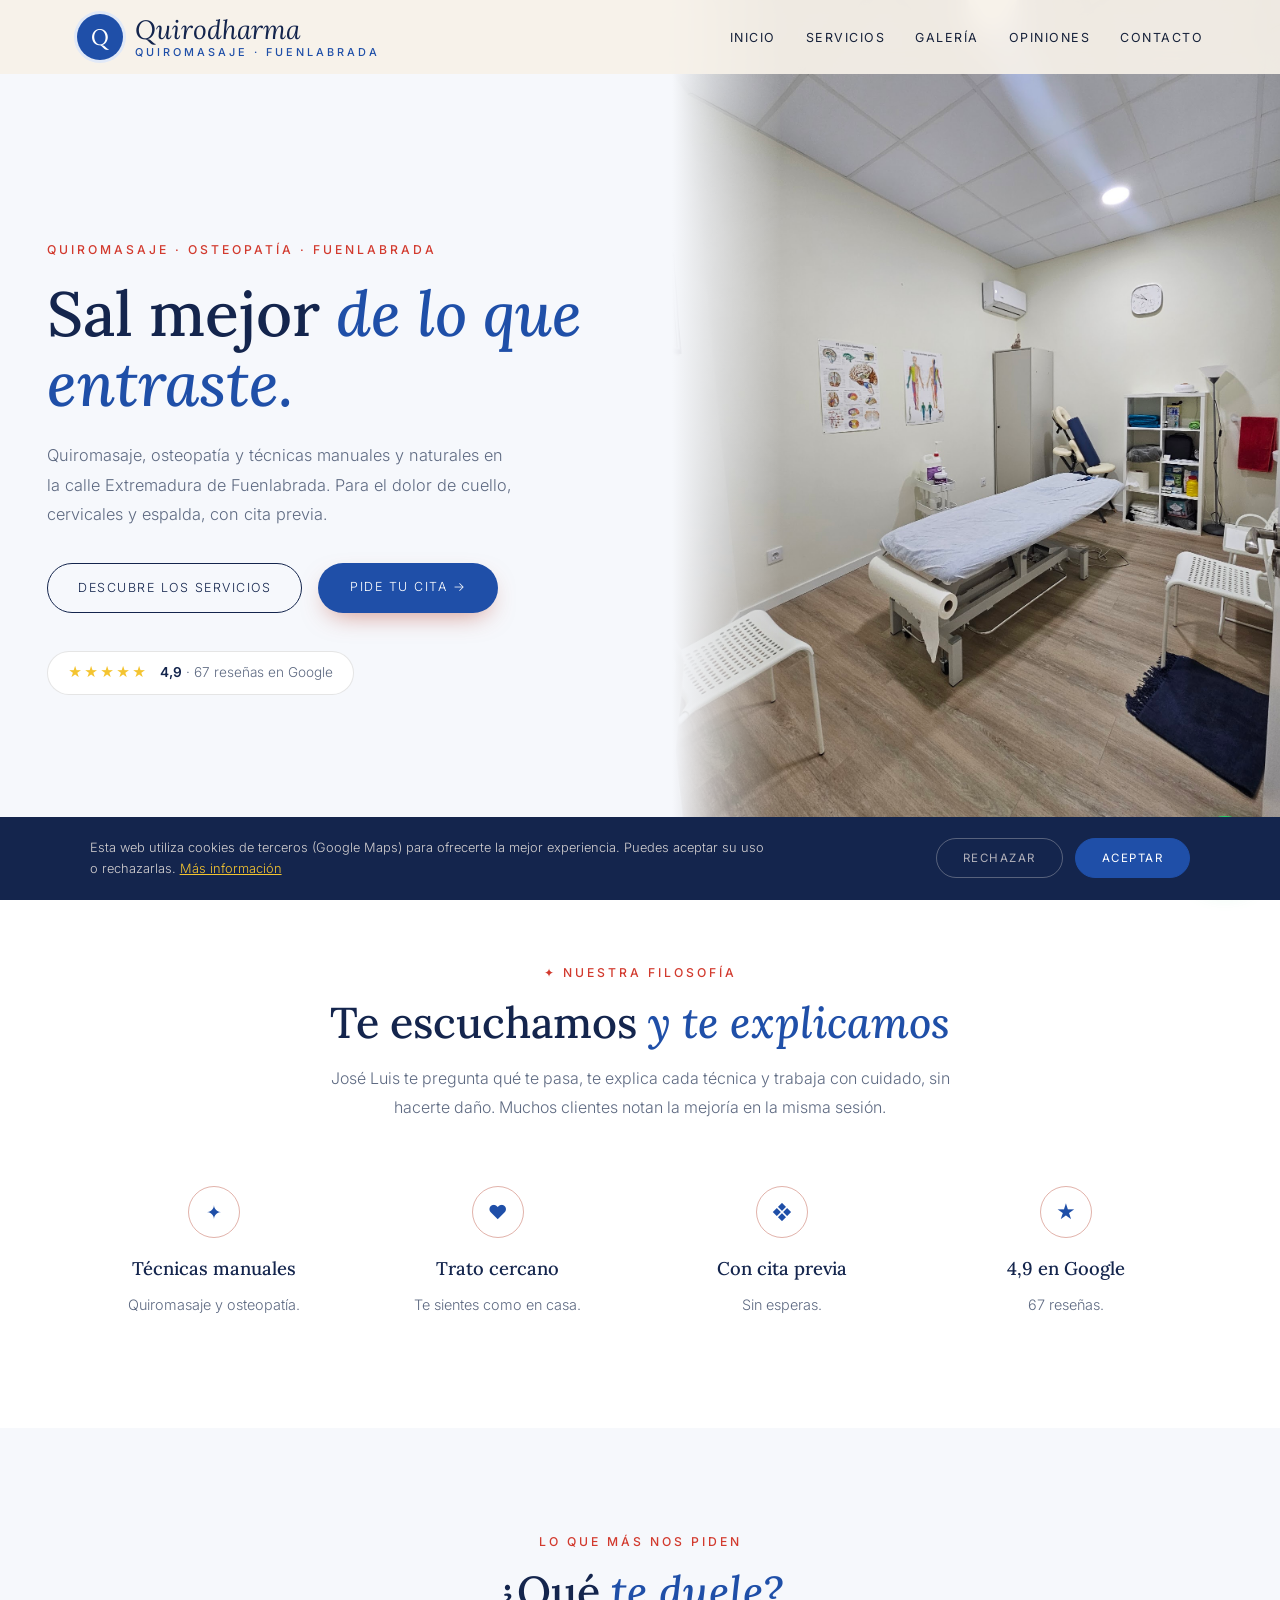
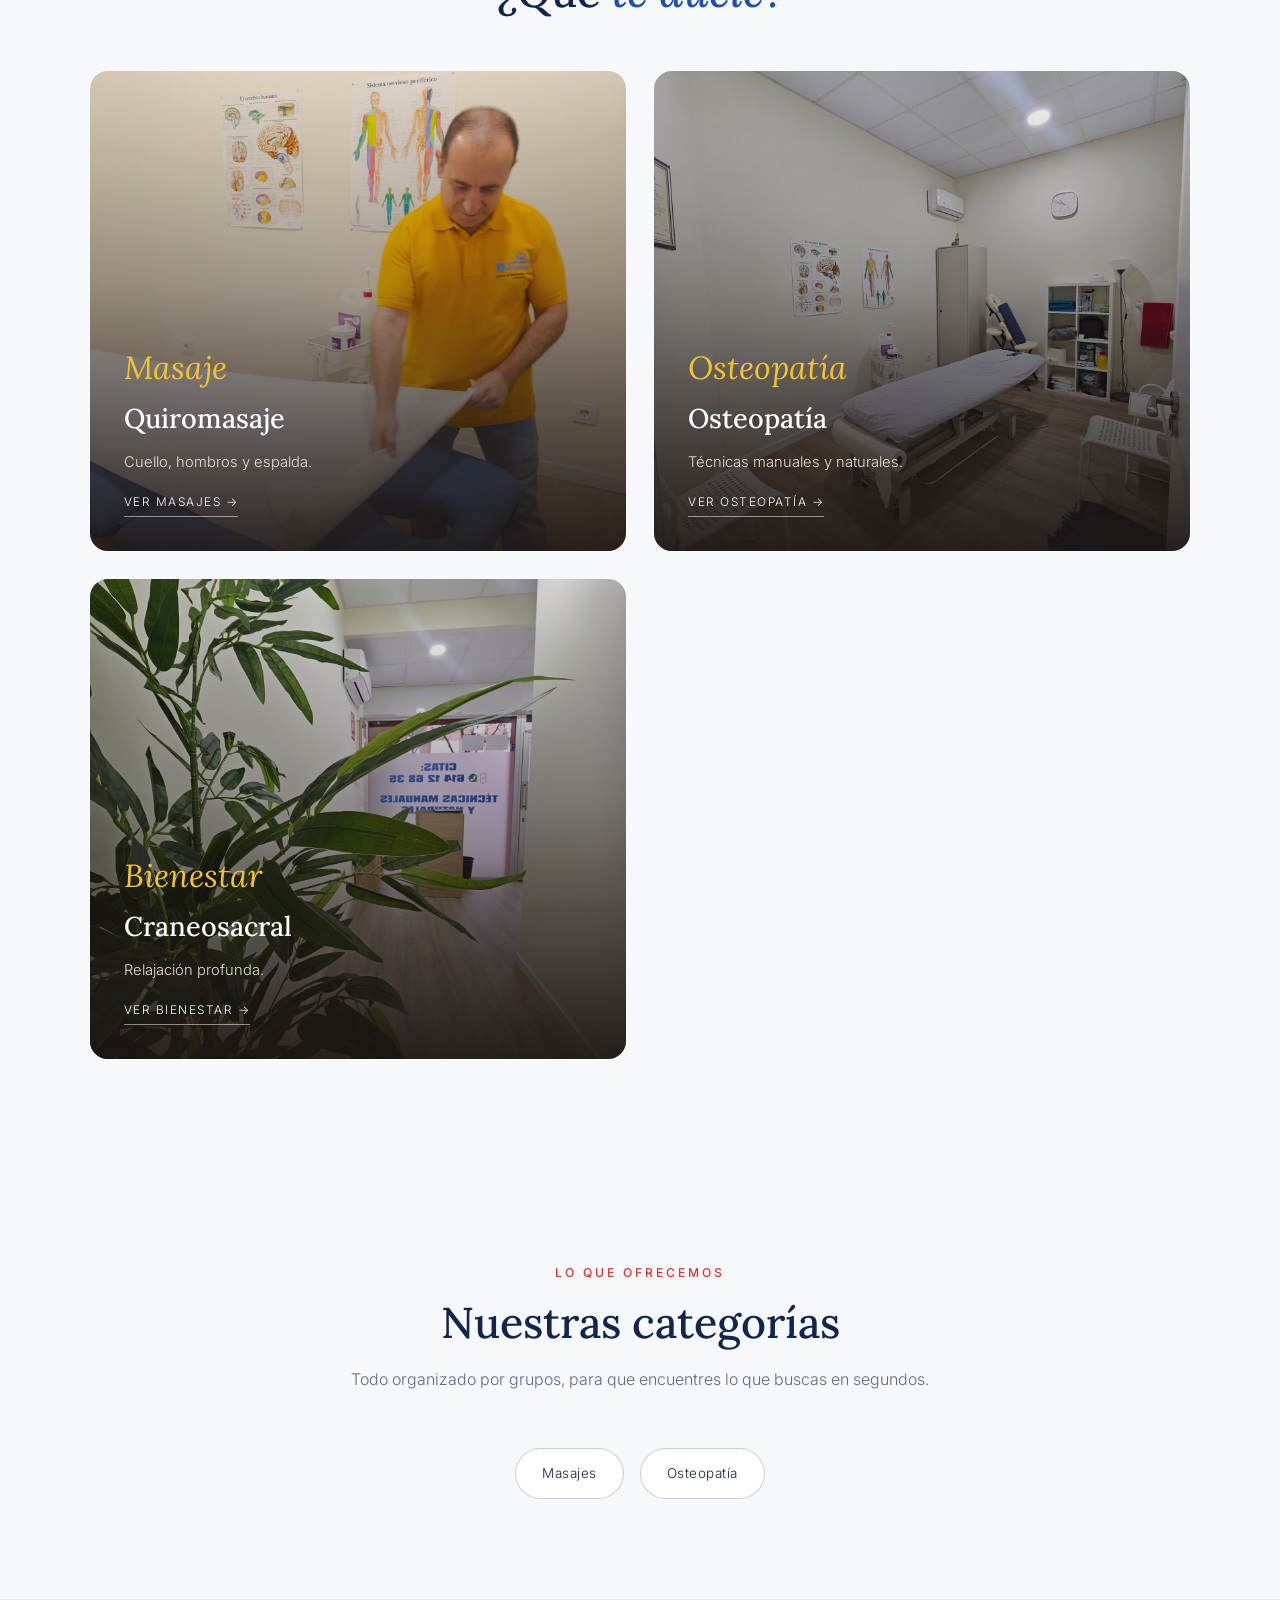
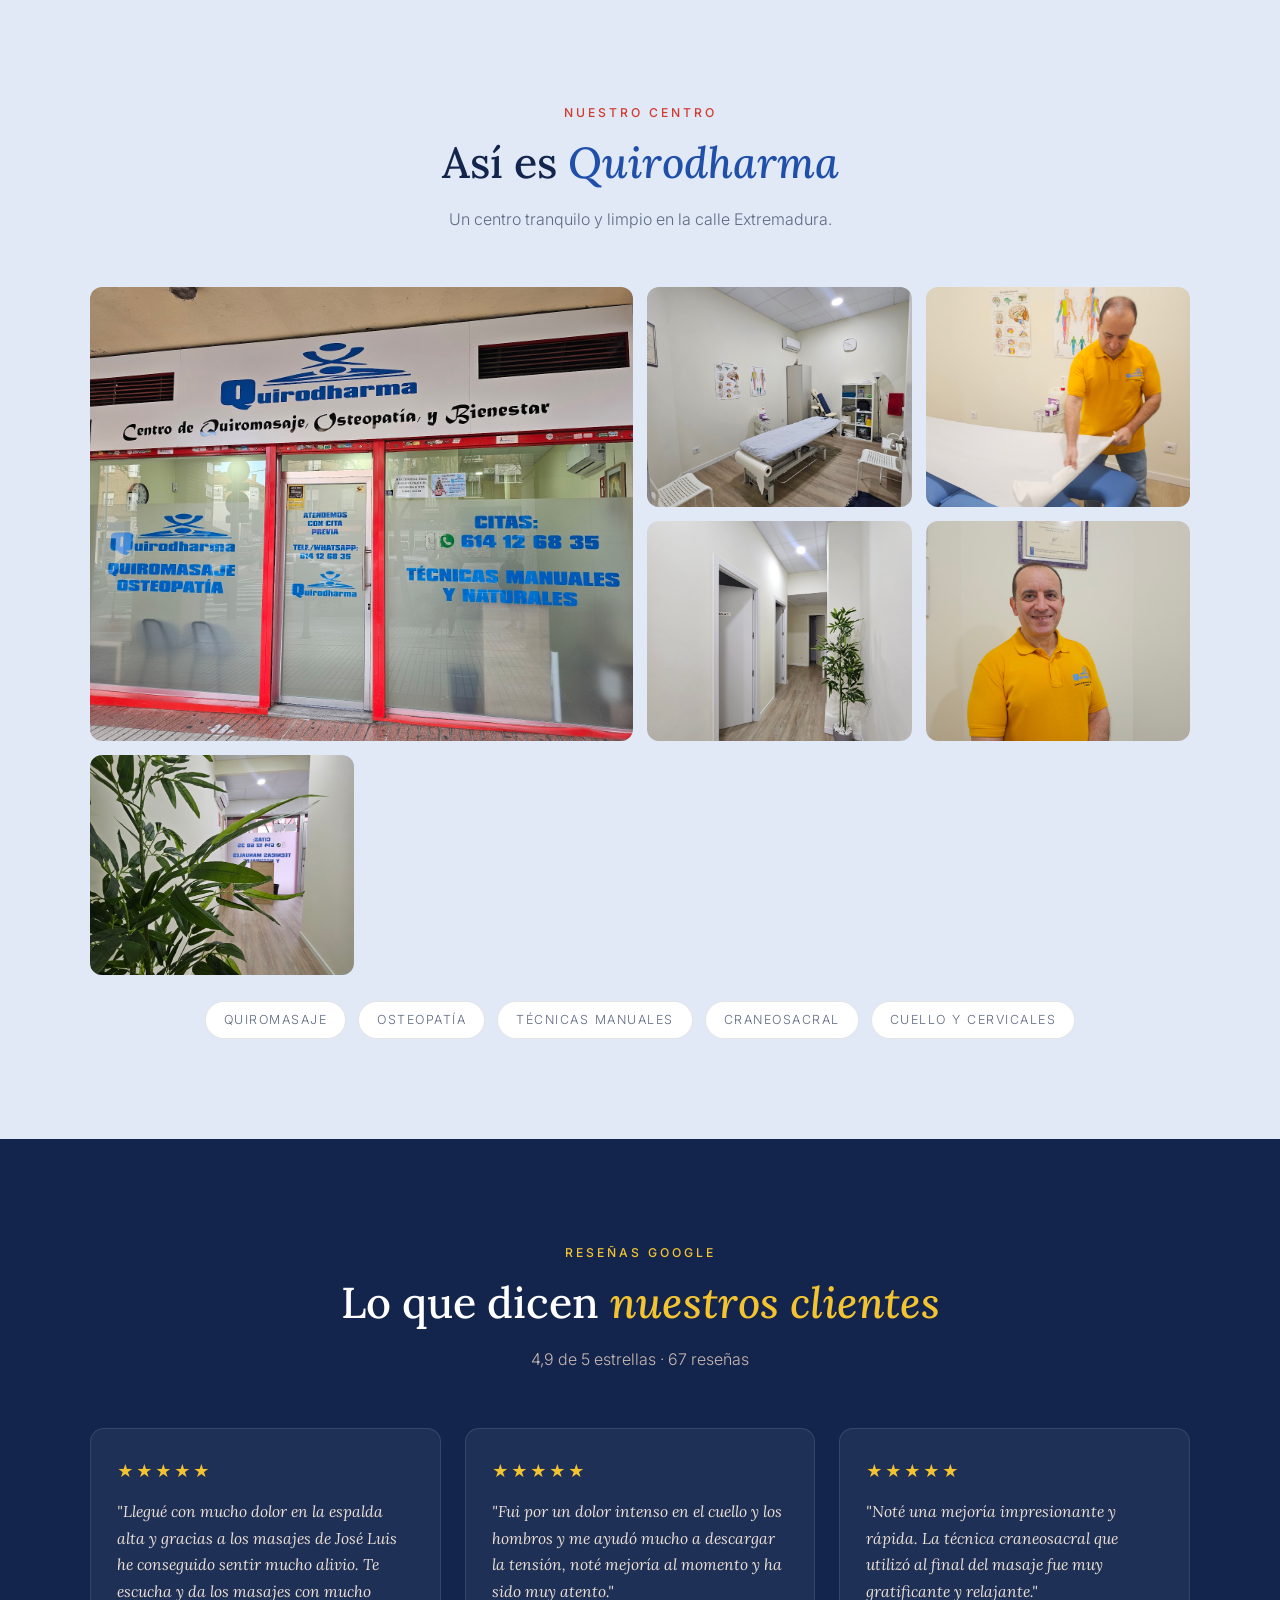
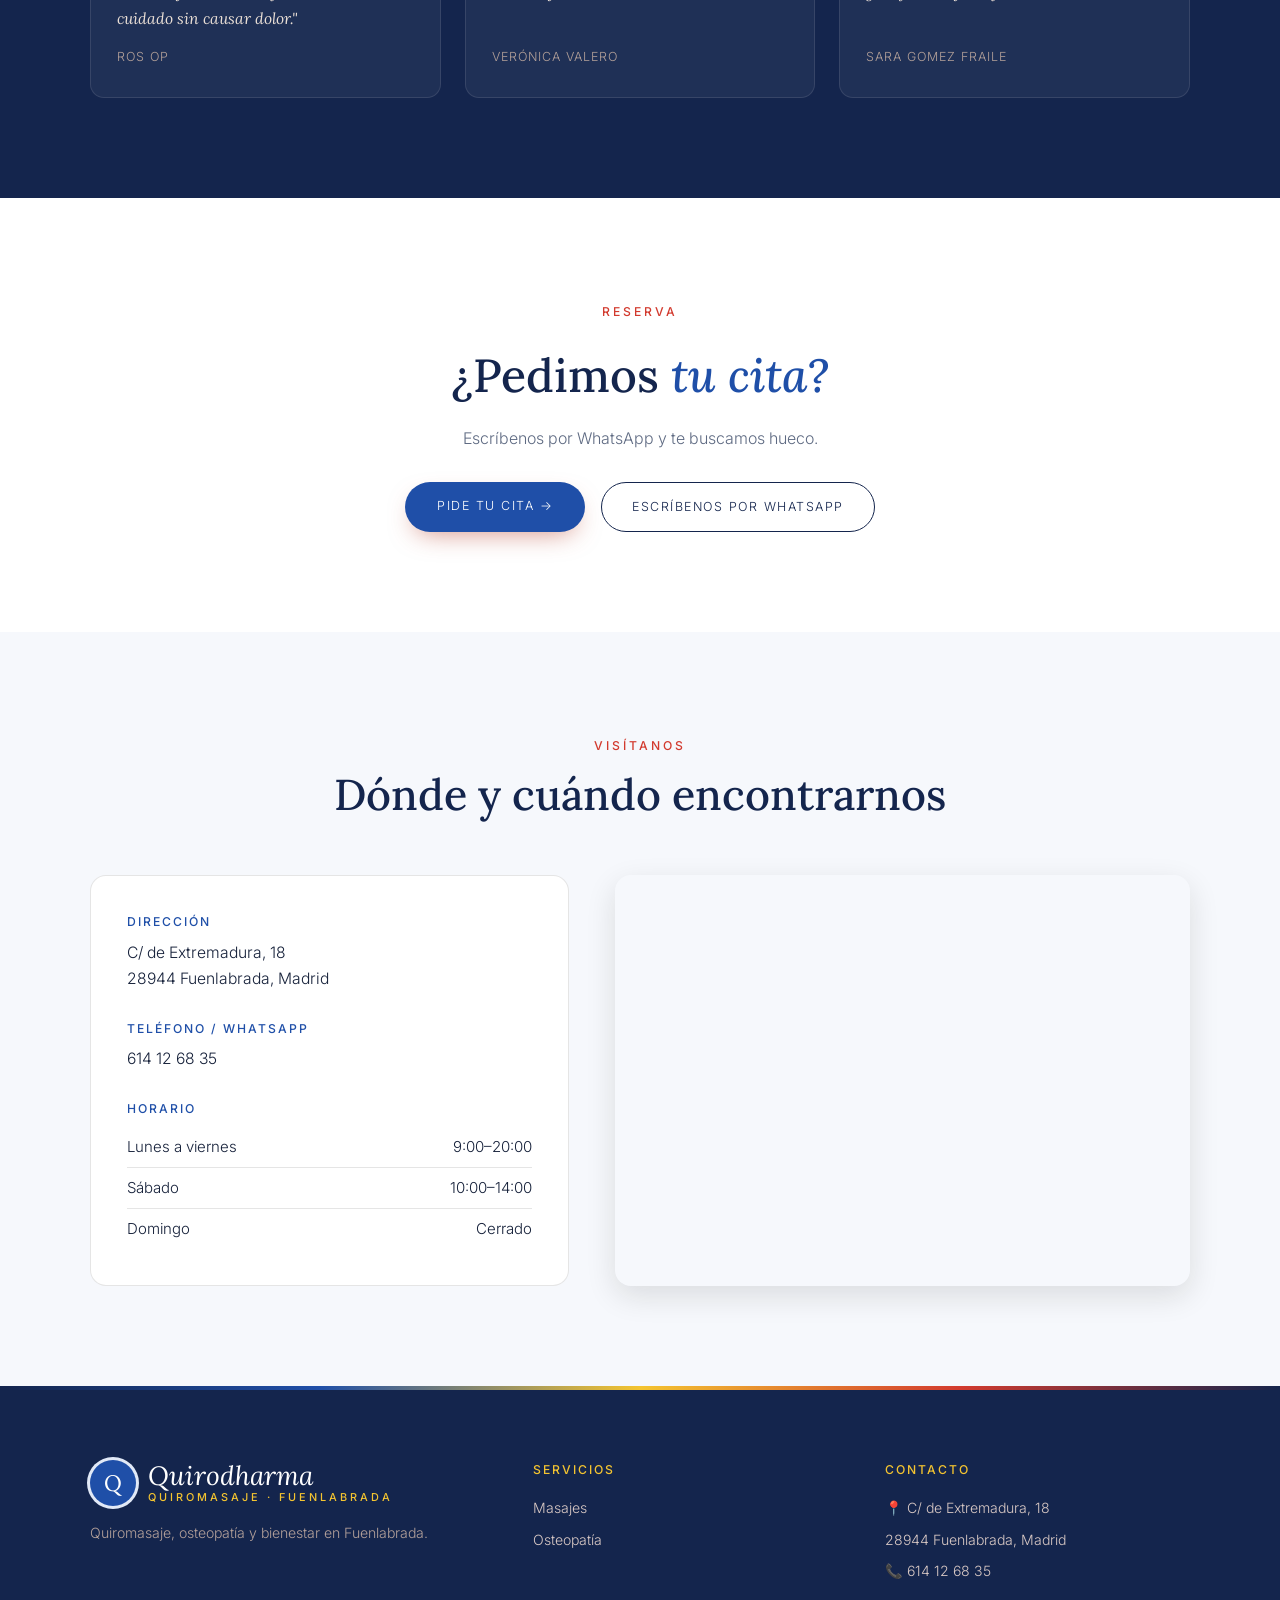
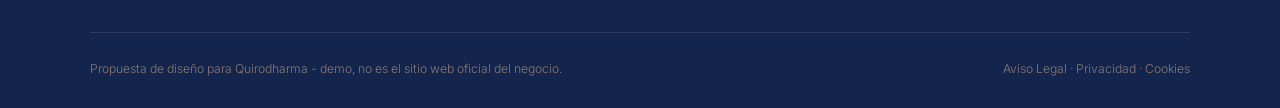
<file: index.html>
<!DOCTYPE html>
<html lang="es">
<head>
<meta charset="UTF-8">
<meta name="viewport" content="width=device-width, initial-scale=1.0">
<title>Quirodharma — Quiromasaje y osteopatía en Fuenlabrada</title>
<meta name="description" content="Quirodharma, centro de quiromasaje, osteopatía y bienestar en C/ de Extremadura 18, Fuenlabrada. Masajes para cuello, cervicales y espalda con José Luis. 4,9★ con 67 reseñas en Google.">
<meta name="theme-color" content="#14254d">
<meta property="og:title" content="Quirodharma · Fuenlabrada">
<meta property="og:image" content="maps_02.jpg">

<link rel="preconnect" href="https://fonts.googleapis.com"><link rel="preconnect" href="https://fonts.gstatic.com" crossorigin><link href="https://fonts.googleapis.com/css2?family=Lora:ital,wght@0,500;0,600;1,500&family=Inter:wght@300;400;500;600&display=swap" rel="stylesheet">
<link rel="stylesheet" href="styles.css">
</head>
<body>

<header id="header">
  <a href="index.html" class="logo" aria-label="Quirodharma, inicio"><span class="logo-mark">Q</span><span class="logo-text"><span class="script">Quirodharma</span><small>quiromasaje · Fuenlabrada</small></span></a>
  <nav id="nav" aria-label="Navegación principal"><ul><li><a href="index.html#inicio">Inicio</a></li><li><a href="servicios.html">Servicios</a></li><li><a href="index.html#galeria">Galería</a></li><li><a href="index.html#opiniones">Opiniones</a></li><li><a href="index.html#contacto">Contacto</a></li></ul></nav><button class="nav-toggle" id="navToggle" aria-label="Abrir menú">☰</button>
</header>

<section class="hero" id="inicio">
  <div class="hero-text">
    <span class="eyebrow">Quiromasaje · Osteopatía · Fuenlabrada</span>
    <h1>Sal mejor <em>de lo que entraste.</em></h1>
    <p>Quiromasaje, osteopatía y técnicas manuales y naturales en la calle Extremadura de Fuenlabrada. Para el dolor de cuello, cervicales y espalda, con cita previa.</p>
    <div class="hero-ctas">
      <a href="servicios.html" class="btn-outline">Descubre los servicios</a>
      <a href="https://wa.me/34614126835?text=Hola%2C%20he%20visto%20vuestra%20web%20y%20me%20gustar%C3%ADa%20pedir%20cita%20en%20Quirodharma" class="btn-solid" target="_blank" rel="noopener">Pide tu cita →</a>
    </div>
    <a class="hero-rating" href="https://www.google.com/maps/search/?api=1&query=Quirodharma,+Calle+de+Extremadura+18,+Fuenlabrada" target="_blank" rel="noopener"><span class="stars">★★★★★</span><span><strong>4,9</strong> · 67 reseñas en Google</span></a>
  </div>
  <div class="hero-img"><img src="maps_02.jpg" alt="Sala de tratamiento de Quirodharma en Fuenlabrada" style="object-position:center 60%;"></div>
</section>

<section class="trust">
  <div class="section-head">
    <span class="eyebrow">✦ Nuestra filosofía</span>
    <h2>Te escuchamos <em>y te explicamos</em></h2>
    <p>José Luis te pregunta qué te pasa, te explica cada técnica y trabaja con cuidado, sin hacerte daño. Muchos clientes notan la mejoría en la misma sesión.</p>
  </div>
  <div class="trust-grid">
    <div class="trust-card"><span class="trust-ic">✦</span><h3>Técnicas manuales</h3><p>Quiromasaje y osteopatía.</p></div>
    <div class="trust-card"><span class="trust-ic">♥</span><h3>Trato cercano</h3><p>Te sientes como en casa.</p></div>
    <div class="trust-card"><span class="trust-ic">❖</span><h3>Con cita previa</h3><p>Sin esperas.</p></div>
    <div class="trust-card"><span class="trust-ic">★</span><h3>4,9 en Google</h3><p>67 reseñas.</p></div>
  </div>
</section>

<section class="worlds">
  <div class="section-head">
    <span class="eyebrow">Lo que más nos piden</span>
    <h2>¿Qué <em>te duele?</em></h2>
  </div>
  <div class="worlds-grid">
    <a href="servicios.html#masajes" class="world-card"><img src="maps_06.jpg" alt="Quiromasaje"><div class="world-text"><span class="script">Masaje</span><h3>Quiromasaje</h3><p>Cuello, hombros y espalda.</p><span class="world-link">Ver masajes →</span></div></a>
    <a href="servicios.html#osteo" class="world-card"><img src="maps_02.jpg" alt="Osteopatía"><div class="world-text"><span class="script">Osteopatía</span><h3>Osteopatía</h3><p>Técnicas manuales y naturales.</p><span class="world-link">Ver osteopatía →</span></div></a>
    <a href="servicios.html#osteo" class="world-card"><img src="maps_07.jpg" alt="Craneosacral"><div class="world-text"><span class="script">Bienestar</span><h3>Craneosacral</h3><p>Relajación profunda.</p><span class="world-link">Ver bienestar →</span></div></a>
  </div>
</section>

<section>
  <div class="section-head">
    <span class="eyebrow">Lo que ofrecemos</span>
    <h2>Nuestras categorías</h2>
    <p>Todo organizado por grupos, para que encuentres lo que buscas en segundos.</p>
  </div>
  <div class="cat-pills">
    <a href="servicios.html#masajes" class="cat-pill">Masajes</a>
    <a href="servicios.html#osteo" class="cat-pill">Osteopatía</a>
  </div>
</section>

<section class="gallery-wrap" id="galeria">
  <div class="section-head">
    <span class="eyebrow">Nuestro centro</span>
    <h2>Así es <em>Quirodharma</em></h2>
    <p>Un centro tranquilo y limpio en la calle Extremadura.</p>
  </div>
  <div class="gallery">
    <figure class="big"><img src="maps_08.jpg" alt="Fachada de Quirodharma" loading="lazy"></figure>
    <figure><img src="maps_02.jpg" alt="Sala de tratamiento" loading="lazy"></figure>
    <figure><img src="maps_06.jpg" alt="José Luis preparando la camilla" loading="lazy"></figure>
    <figure><img src="maps_03.jpg" alt="Pasillo del centro" loading="lazy"></figure>
    <figure><img src="maps_01.jpg" alt="José Luis, en el centro" loading="lazy"></figure>
    <figure><img src="maps_07.jpg" alt="Entrada del centro" loading="lazy"></figure>
  </div>
  <div class="brands"><span>Quiromasaje</span><span>Osteopatía</span><span>Técnicas manuales</span><span>Craneosacral</span><span>Cuello y cervicales</span></div>
</section>

<section class="reviews-wrap" id="opiniones">
  <div class="section-head">
    <span class="eyebrow">Reseñas Google</span>
    <h2>Lo que dicen <em>nuestros clientes</em></h2>
    <p>4,9 de 5 estrellas · 67 reseñas</p>
  </div>
  <div class="review-grid">
    <div class="review-card"><div class="stars">★★★★★</div><p>"Llegué con mucho dolor en la espalda alta y gracias a los masajes de José Luis he conseguido sentir mucho alivio. Te escucha y da los masajes con mucho cuidado sin causar dolor."</p><cite>Ros Op</cite></div>
    <div class="review-card"><div class="stars">★★★★★</div><p>"Fui por un dolor intenso en el cuello y los hombros y me ayudó mucho a descargar la tensión, noté mejoría al momento y ha sido muy atento."</p><cite>Verónica Valero</cite></div>
    <div class="review-card"><div class="stars">★★★★★</div><p>"Noté una mejoría impresionante y rápida. La técnica craneosacral que utilizó al final del masaje fue muy gratificante y relajante."</p><cite>Sara Gomez Fraile</cite></div>
  </div>
</section>

<section class="cta-section">
  <span class="eyebrow">Reserva</span>
  <h2>¿Pedimos <em>tu cita?</em></h2>
  <p>Escríbenos por WhatsApp y te buscamos hueco.</p>
  <div class="cta-row">
    <a href="https://wa.me/34614126835?text=Hola%2C%20he%20visto%20vuestra%20web%20y%20me%20gustar%C3%ADa%20pedir%20cita%20en%20Quirodharma" class="btn-solid" target="_blank" rel="noopener">Pide tu cita →</a>
    <a href="https://wa.me/34614126835?text=Hola%2C%20he%20visto%20vuestra%20web%20y%20me%20gustar%C3%ADa%20pedir%20cita%20en%20Quirodharma" class="btn-outline" target="_blank" rel="noopener">Escríbenos por WhatsApp</a>
  </div>
</section>

<section class="contact-section" id="contacto">
  <div class="section-head">
    <span class="eyebrow">Visítanos</span>
    <h2>Dónde y cuándo encontrarnos</h2>
  </div>
  <div class="contact-grid">
    <div class="contact-info">
      <div class="contact-block"><h3>Dirección</h3><p>C/ de Extremadura, 18<br>28944 Fuenlabrada, Madrid</p></div>
      <div class="contact-block"><h3>Teléfono / WhatsApp</h3><p><a href="tel:+34614126835">614 12 68 35</a></p></div>
      <div class="contact-block"><h3>Horario</h3><ul class="hours-list"><li><span>Lunes a viernes</span><span>9:00–20:00</span></li><li><span>Sábado</span><span>10:00–14:00</span></li><li><span>Domingo</span><span>Cerrado</span></li></ul></div>
      
    </div>
    <div class="contact-map">
      <iframe title="Mapa de Quirodharma" src="https://www.google.com/maps?q=Quirodharma,+Calle+de+Extremadura+18,+Fuenlabrada&output=embed" width="100%" height="100%" style="border:0;" allowfullscreen="" loading="lazy" referrerpolicy="no-referrer-when-downgrade"></iframe>
    </div>
  </div>
</section>

<footer>
  <div class="footer-grid">
    <div class="footer-brand">
      <a href="index.html" class="logo light"><span class="logo-mark">Q</span><span class="logo-text"><span class="script">Quirodharma</span><small>quiromasaje · Fuenlabrada</small></span></a>
      <p>Quiromasaje, osteopatía y bienestar en Fuenlabrada.</p>
    </div>
    <div><h4>Servicios</h4><ul><li><a href="servicios.html#masajes">Masajes</a></li><li><a href="servicios.html#osteo">Osteopatía</a></li></ul></div>
    <div><h4>Contacto</h4><ul><li>📍 C/ de Extremadura, 18</li><li>28944 Fuenlabrada, Madrid</li><li>📞 <a href="tel:+34614126835">614 12 68 35</a></li></ul></div>
  </div>
  <div class="footer-bottom">
    <span>Propuesta de diseño para Quirodharma - demo, no es el sitio web oficial del negocio.</span>
    <span><a href="aviso-legal.html">Aviso Legal</a> &middot; <a href="politica-privacidad.html">Privacidad</a> &middot; <a href="politica-cookies.html">Cookies</a></span>
  </div>
</footer>

<div id="cookie-banner" class="cookie-banner"><p>Esta web utiliza cookies de terceros (Google Maps) para ofrecerte la mejor experiencia. Puedes aceptar su uso o rechazarlas. <a href="politica-cookies.html">Más información</a></p><div class="cookie-actions"><button onclick="setCookieChoice('rejected')" class="ck-reject">Rechazar</button><button onclick="setCookieChoice('accepted')" class="ck-accept">Aceptar</button></div></div>
<div class="social-fabs"><a class="wa-fab" href="https://wa.me/34614126835?text=Hola%2C%20he%20visto%20vuestra%20web%20y%20me%20gustar%C3%ADa%20pedir%20cita%20en%20Quirodharma" target="_blank" rel="noopener" aria-label="Escribir por WhatsApp"><svg width="28" height="28" viewBox="0 0 24 24" fill="white"><path d="M17.5 14.4c-.3-.1-1.8-.9-2-1s-.5-.1-.7.1-.8 1-.9 1.2-.3.2-.6.1a8.2 8.2 0 0 1-2.4-1.5 9 9 0 0 1-1.7-2.1c-.2-.3 0-.5.1-.6l.4-.5.3-.5v-.5l-.9-2.2c-.2-.6-.5-.5-.7-.5h-.6a1.1 1.1 0 0 0-.8.4 3.4 3.4 0 0 0-1 2.5 5.9 5.9 0 0 0 1.2 3.1 13.5 13.5 0 0 0 5.2 4.6c2.6 1 2.6.7 3.1.6a2.6 2.6 0 0 0 1.7-1.2 2.1 2.1 0 0 0 .2-1.2c-.1-.1-.3-.2-.6-.3ZM12 21.8a9.8 9.8 0 0 1-5-1.4l-.4-.2-3.7 1 1-3.6-.2-.4A9.8 9.8 0 1 1 12 21.8Zm8.4-18.3A11.8 11.8 0 0 0 1.8 17.7L.2 23.8l6.3-1.6a11.8 11.8 0 0 0 5.6 1.4A11.8 11.8 0 0 0 20.4 3.5Z"/></svg></a></div>
<script src="main.js"></script>
</body>
</html>
</file>
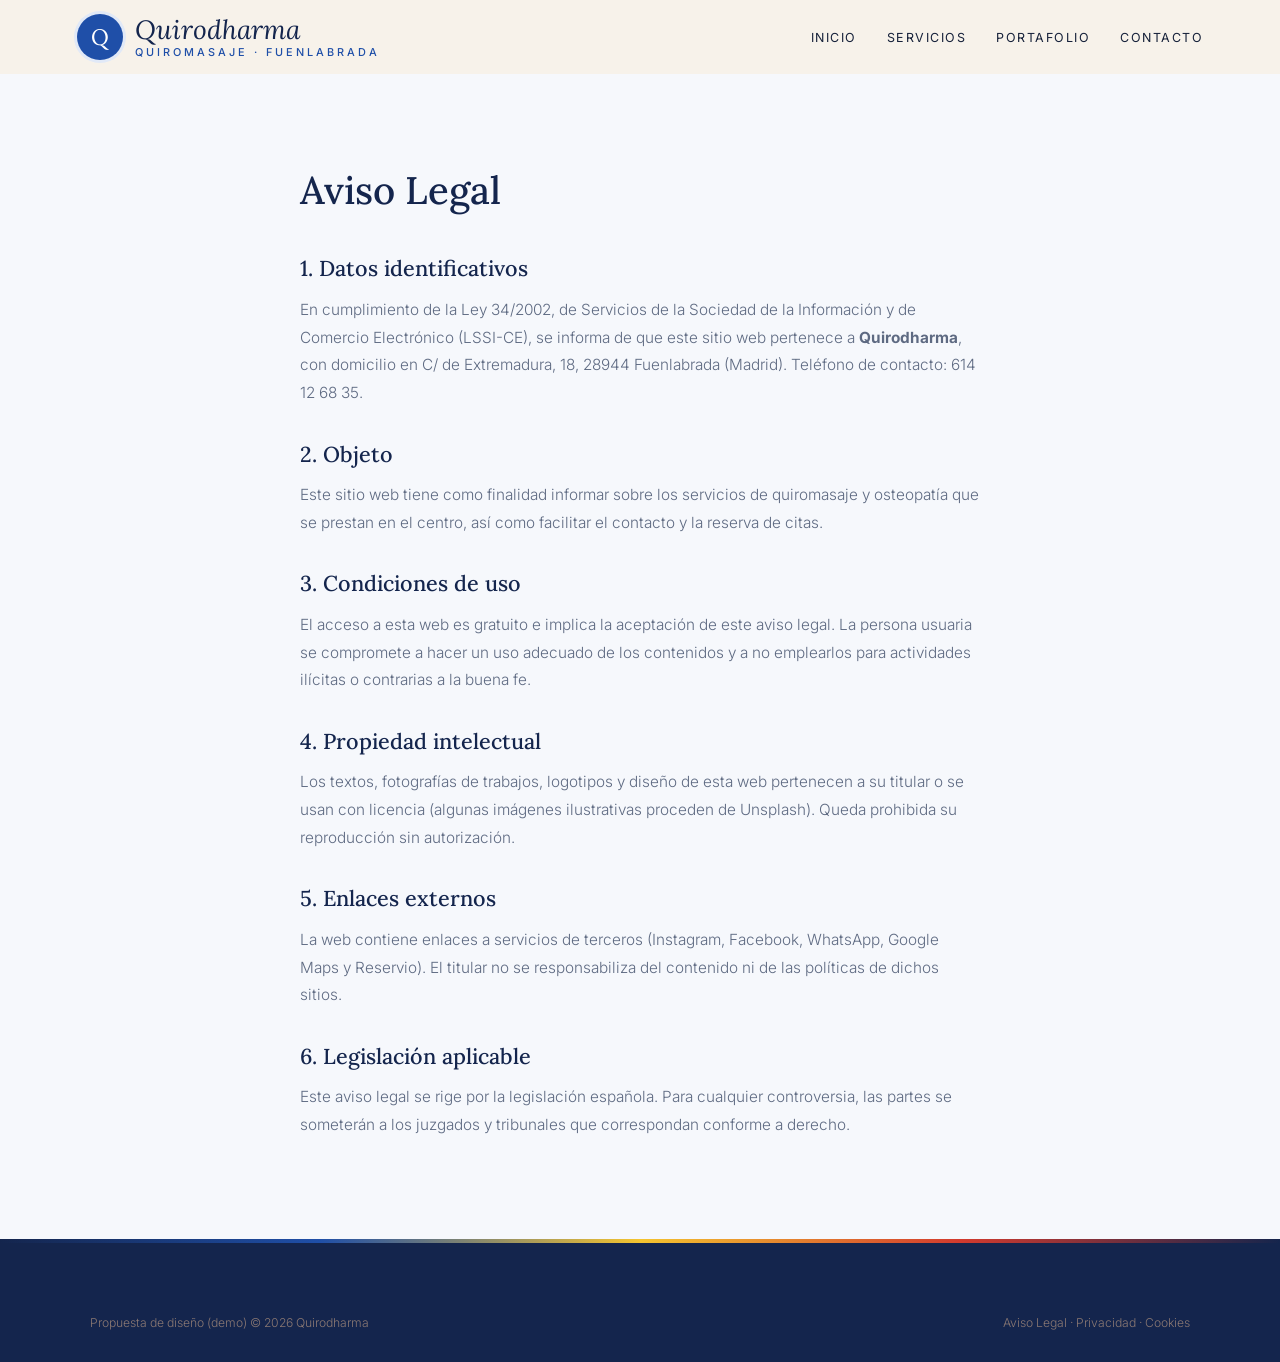
<file: aviso-legal.html>
<!DOCTYPE html>
<html lang="es">
<head>
<meta charset="UTF-8">
<meta name="viewport" content="width=device-width, initial-scale=1.0">
<title>Aviso Legal — Quirodharma</title>
<meta name="robots" content="noindex">

<link rel="preconnect" href="https://fonts.googleapis.com">
<link href="https://fonts.googleapis.com/css2?family=Lora:ital,wght@0,500;0,600;1,500&family=Inter:wght@300;400;500;600&display=swap" rel="stylesheet">
<link rel="stylesheet" href="styles.css">
</head>
<body>
<header id="header" class="scrolled">
  <a href="index.html" class="logo" aria-label="Quirodharma, inicio">
    <span class="logo-mark">Q</span>
    <span class="logo-text"><span class="script">Quirodharma</span><small>quiromasaje · Fuenlabrada</small></span>
  </a>
  <nav id="nav" aria-label="Navegación principal">
    <ul>
      <li><a href="index.html#inicio">Inicio</a></li>
      <li><a href="servicios.html">Servicios</a></li>
      <li><a href="portafolio.html">Portafolio</a></li>
      <li><a href="index.html#contacto">Contacto</a></li>
    </ul>
  </nav>
  <button class="nav-toggle" id="navToggle" aria-label="Abrir menú">☰</button>
</header>
<main class="legal"><h1>Aviso Legal</h1>
<h2>1. Datos identificativos</h2>
<p>En cumplimiento de la Ley 34/2002, de Servicios de la Sociedad de la Información y de Comercio Electrónico (LSSI-CE), se informa de que este sitio web pertenece a <strong>Quirodharma</strong>, con domicilio en C/ de Extremadura, 18, 28944 Fuenlabrada (Madrid). Teléfono de contacto: 614 12 68 35.</p>
<h2>2. Objeto</h2>
<p>Este sitio web tiene como finalidad informar sobre los servicios de quiromasaje y osteopatía que se prestan en el centro, así como facilitar el contacto y la reserva de citas.</p>
<h2>3. Condiciones de uso</h2>
<p>El acceso a esta web es gratuito e implica la aceptación de este aviso legal. La persona usuaria se compromete a hacer un uso adecuado de los contenidos y a no emplearlos para actividades ilícitas o contrarias a la buena fe.</p>
<h2>4. Propiedad intelectual</h2>
<p>Los textos, fotografías de trabajos, logotipos y diseño de esta web pertenecen a su titular o se usan con licencia (algunas imágenes ilustrativas proceden de Unsplash). Queda prohibida su reproducción sin autorización.</p>
<h2>5. Enlaces externos</h2>
<p>La web contiene enlaces a servicios de terceros (Instagram, Facebook, WhatsApp, Google Maps y Reservio). El titular no se responsabiliza del contenido ni de las políticas de dichos sitios.</p>
<h2>6. Legislación aplicable</h2>
<p>Este aviso legal se rige por la legislación española. Para cualquier controversia, las partes se someterán a los juzgados y tribunales que correspondan conforme a derecho.</p></main>
<footer>
  <div class="footer-bottom" style="margin-top:0">
    <span>Propuesta de diseño (demo) © 2026 Quirodharma</span>
    <span><a href="aviso-legal.html">Aviso Legal</a> &middot; <a href="politica-privacidad.html">Privacidad</a> &middot; <a href="politica-cookies.html">Cookies</a></span>
  </div>
</footer>
<script src="main.js"></script>
</body>
</html>
</file>
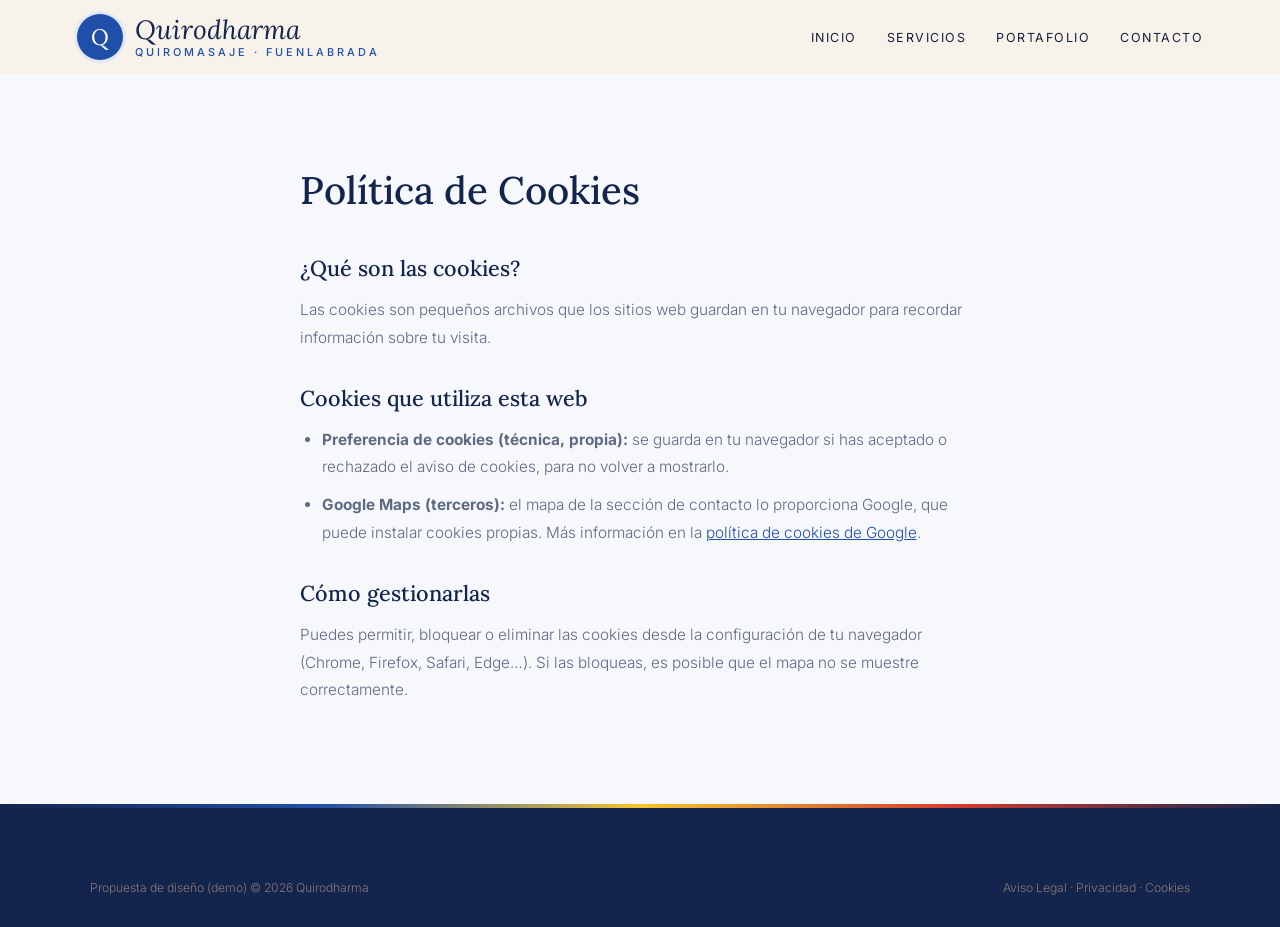
<file: politica-cookies.html>
<!DOCTYPE html>
<html lang="es">
<head>
<meta charset="UTF-8">
<meta name="viewport" content="width=device-width, initial-scale=1.0">
<title>Política de Cookies — Quirodharma</title>
<meta name="robots" content="noindex">

<link rel="preconnect" href="https://fonts.googleapis.com">
<link href="https://fonts.googleapis.com/css2?family=Lora:ital,wght@0,500;0,600;1,500&family=Inter:wght@300;400;500;600&display=swap" rel="stylesheet">
<link rel="stylesheet" href="styles.css">
</head>
<body>
<header id="header" class="scrolled">
  <a href="index.html" class="logo" aria-label="Quirodharma, inicio">
    <span class="logo-mark">Q</span>
    <span class="logo-text"><span class="script">Quirodharma</span><small>quiromasaje · Fuenlabrada</small></span>
  </a>
  <nav id="nav" aria-label="Navegación principal">
    <ul>
      <li><a href="index.html#inicio">Inicio</a></li>
      <li><a href="servicios.html">Servicios</a></li>
      <li><a href="portafolio.html">Portafolio</a></li>
      <li><a href="index.html#contacto">Contacto</a></li>
    </ul>
  </nav>
  <button class="nav-toggle" id="navToggle" aria-label="Abrir menú">☰</button>
</header>
<main class="legal"><h1>Política de Cookies</h1>
<h2>¿Qué son las cookies?</h2>
<p>Las cookies son pequeños archivos que los sitios web guardan en tu navegador para recordar información sobre tu visita.</p>
<h2>Cookies que utiliza esta web</h2>
<ul>
<li><strong>Preferencia de cookies (técnica, propia):</strong> se guarda en tu navegador si has aceptado o rechazado el aviso de cookies, para no volver a mostrarlo.</li>
<li><strong>Google Maps (terceros):</strong> el mapa de la sección de contacto lo proporciona Google, que puede instalar cookies propias. Más información en la <a href="https://policies.google.com/technologies/cookies" target="_blank" rel="noopener">política de cookies de Google</a>.</li>
</ul>
<h2>Cómo gestionarlas</h2>
<p>Puedes permitir, bloquear o eliminar las cookies desde la configuración de tu navegador (Chrome, Firefox, Safari, Edge…). Si las bloqueas, es posible que el mapa no se muestre correctamente.</p></main>
<footer>
  <div class="footer-bottom" style="margin-top:0">
    <span>Propuesta de diseño (demo) © 2026 Quirodharma</span>
    <span><a href="aviso-legal.html">Aviso Legal</a> &middot; <a href="politica-privacidad.html">Privacidad</a> &middot; <a href="politica-cookies.html">Cookies</a></span>
  </div>
</footer>
<script src="main.js"></script>
</body>
</html>
</file>
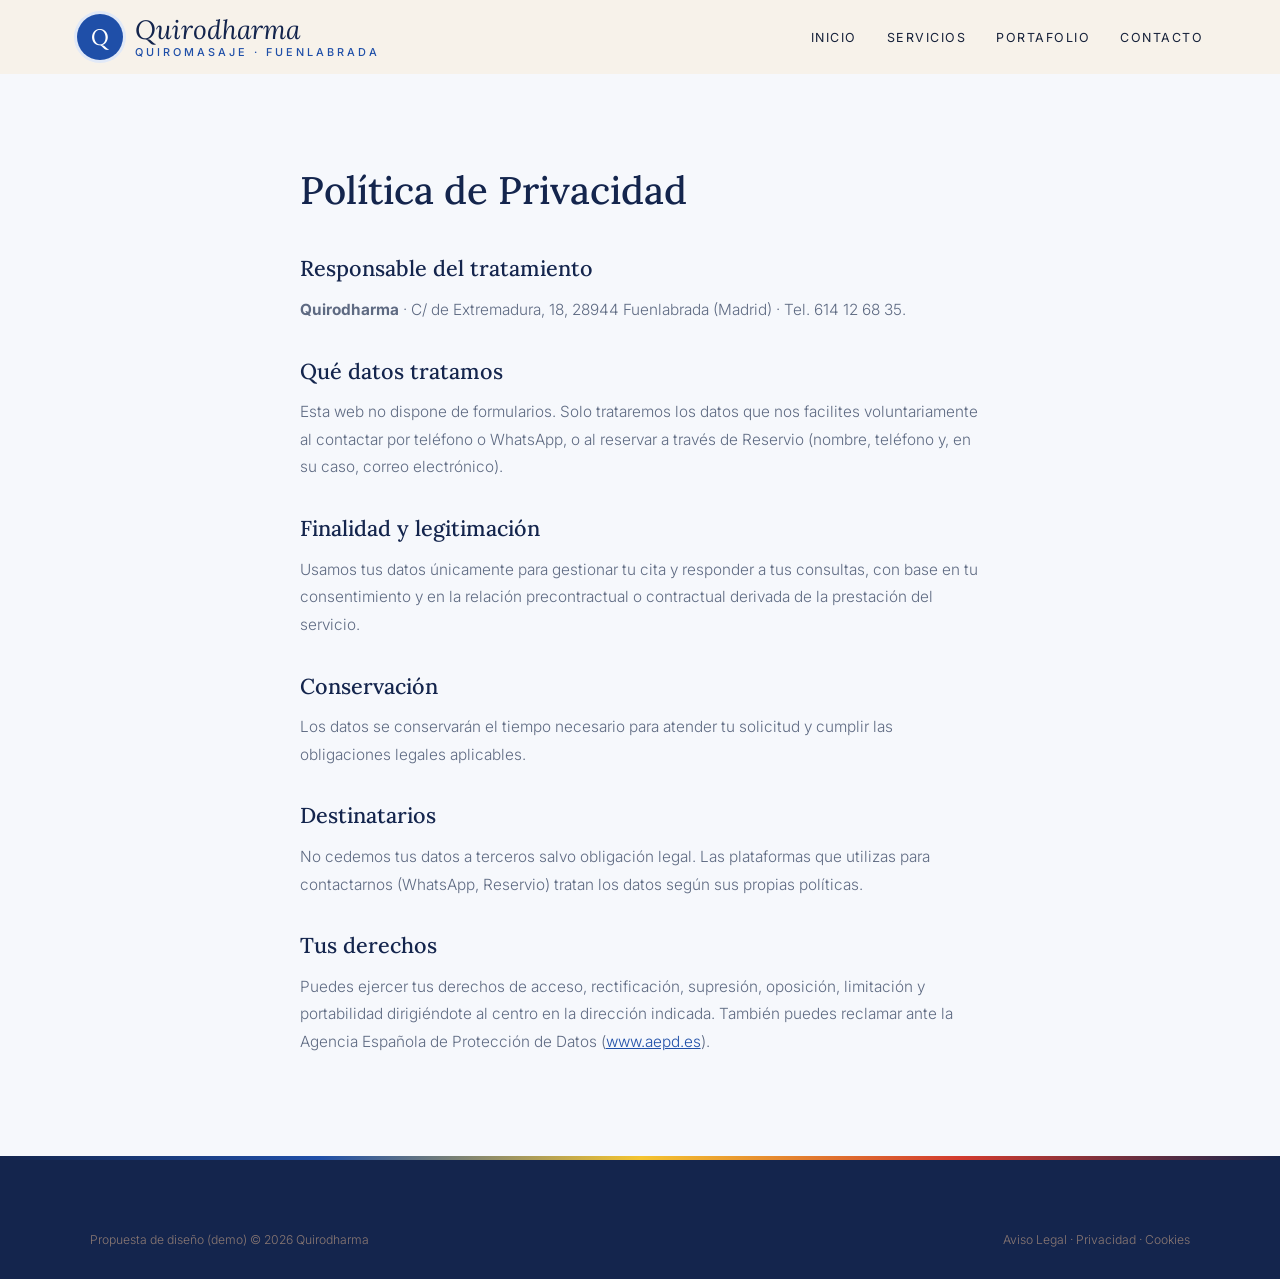
<file: politica-privacidad.html>
<!DOCTYPE html>
<html lang="es">
<head>
<meta charset="UTF-8">
<meta name="viewport" content="width=device-width, initial-scale=1.0">
<title>Política de Privacidad — Quirodharma</title>
<meta name="robots" content="noindex">

<link rel="preconnect" href="https://fonts.googleapis.com">
<link href="https://fonts.googleapis.com/css2?family=Lora:ital,wght@0,500;0,600;1,500&family=Inter:wght@300;400;500;600&display=swap" rel="stylesheet">
<link rel="stylesheet" href="styles.css">
</head>
<body>
<header id="header" class="scrolled">
  <a href="index.html" class="logo" aria-label="Quirodharma, inicio">
    <span class="logo-mark">Q</span>
    <span class="logo-text"><span class="script">Quirodharma</span><small>quiromasaje · Fuenlabrada</small></span>
  </a>
  <nav id="nav" aria-label="Navegación principal">
    <ul>
      <li><a href="index.html#inicio">Inicio</a></li>
      <li><a href="servicios.html">Servicios</a></li>
      <li><a href="portafolio.html">Portafolio</a></li>
      <li><a href="index.html#contacto">Contacto</a></li>
    </ul>
  </nav>
  <button class="nav-toggle" id="navToggle" aria-label="Abrir menú">☰</button>
</header>
<main class="legal"><h1>Política de Privacidad</h1>
<h2>Responsable del tratamiento</h2>
<p><strong>Quirodharma</strong> · C/ de Extremadura, 18, 28944 Fuenlabrada (Madrid) · Tel. 614 12 68 35.</p>
<h2>Qué datos tratamos</h2>
<p>Esta web no dispone de formularios. Solo trataremos los datos que nos facilites voluntariamente al contactar por teléfono o WhatsApp, o al reservar a través de Reservio (nombre, teléfono y, en su caso, correo electrónico).</p>
<h2>Finalidad y legitimación</h2>
<p>Usamos tus datos únicamente para gestionar tu cita y responder a tus consultas, con base en tu consentimiento y en la relación precontractual o contractual derivada de la prestación del servicio.</p>
<h2>Conservación</h2>
<p>Los datos se conservarán el tiempo necesario para atender tu solicitud y cumplir las obligaciones legales aplicables.</p>
<h2>Destinatarios</h2>
<p>No cedemos tus datos a terceros salvo obligación legal. Las plataformas que utilizas para contactarnos (WhatsApp, Reservio) tratan los datos según sus propias políticas.</p>
<h2>Tus derechos</h2>
<p>Puedes ejercer tus derechos de acceso, rectificación, supresión, oposición, limitación y portabilidad dirigiéndote al centro en la dirección indicada. También puedes reclamar ante la Agencia Española de Protección de Datos (<a href="https://www.aepd.es" target="_blank" rel="noopener">www.aepd.es</a>).</p></main>
<footer>
  <div class="footer-bottom" style="margin-top:0">
    <span>Propuesta de diseño (demo) © 2026 Quirodharma</span>
    <span><a href="aviso-legal.html">Aviso Legal</a> &middot; <a href="politica-privacidad.html">Privacidad</a> &middot; <a href="politica-cookies.html">Cookies</a></span>
  </div>
</footer>
<script src="main.js"></script>
</body>
</html>
</file>
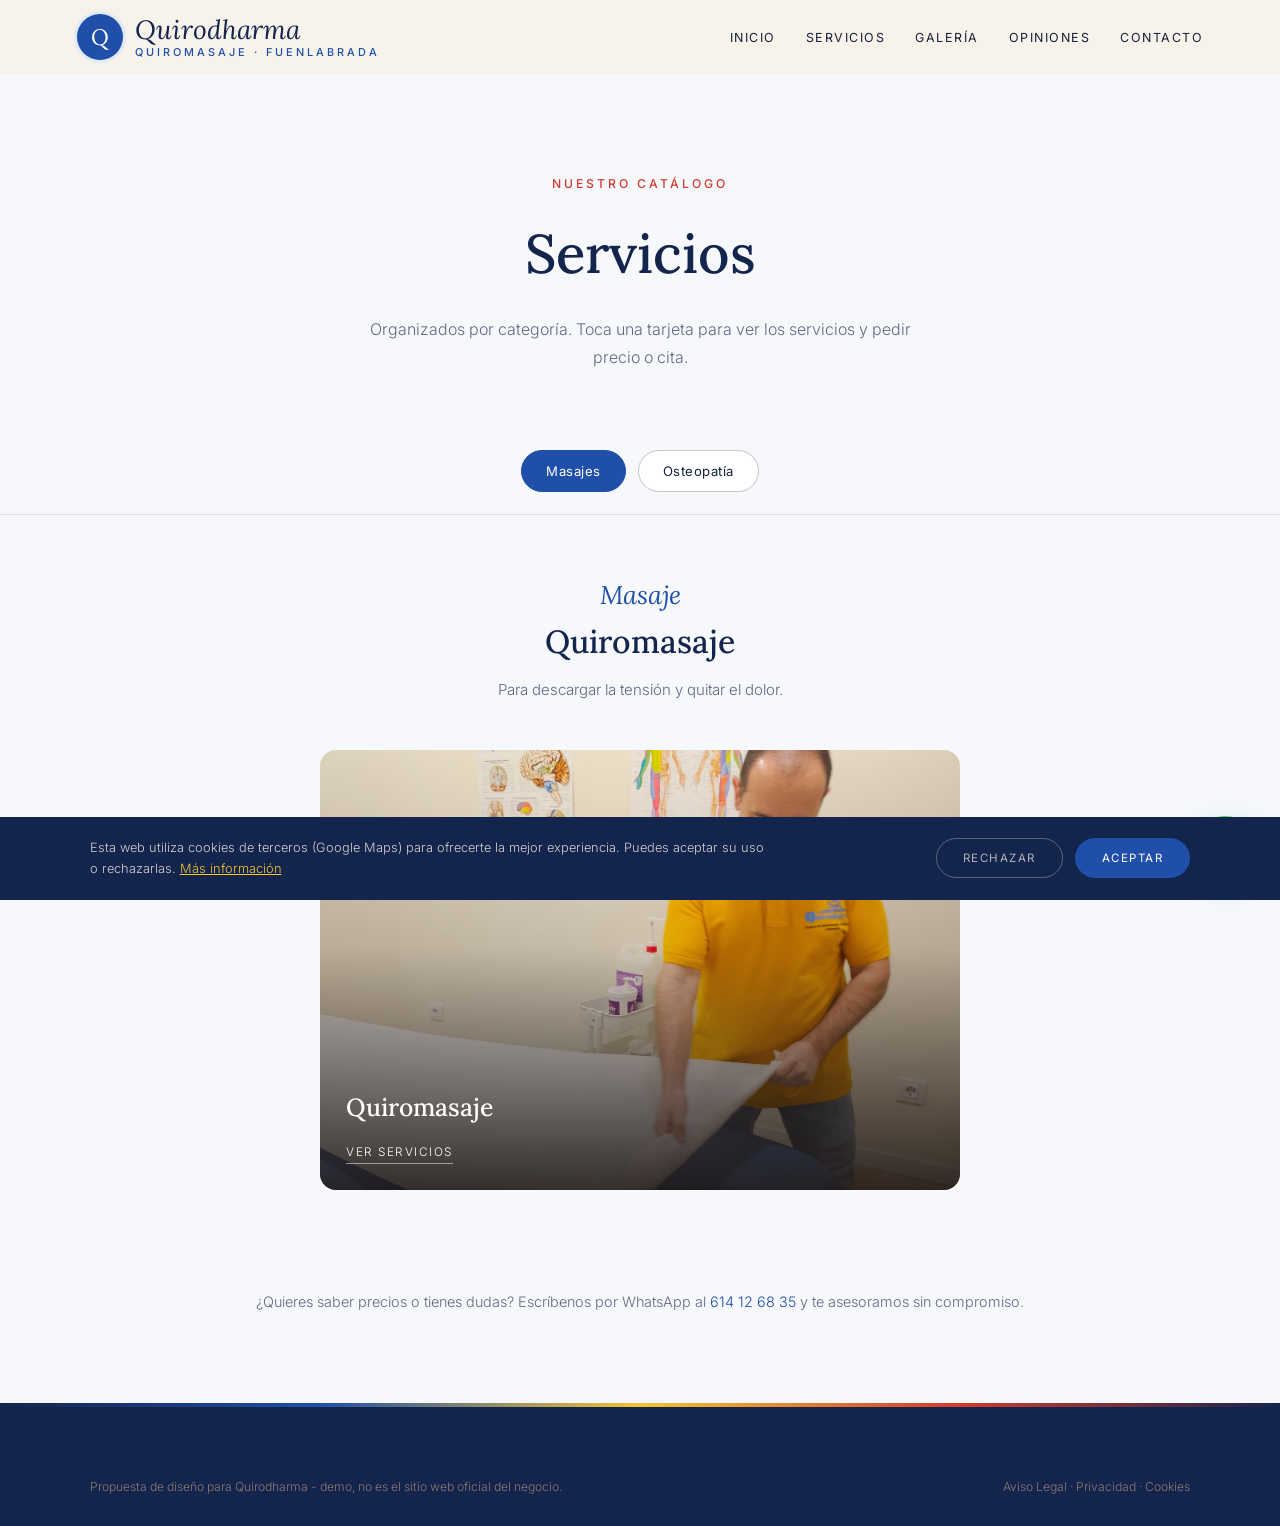
<file: servicios.html>
<!DOCTYPE html>
<html lang="es">
<head>
<meta charset="UTF-8">
<meta name="viewport" content="width=device-width, initial-scale=1.0">
<title>Servicios — Quirodharma · Fuenlabrada</title>
<meta name="description" content="Servicios de Quirodharma en Fuenlabrada.">

<link rel="preconnect" href="https://fonts.googleapis.com"><link rel="preconnect" href="https://fonts.gstatic.com" crossorigin><link href="https://fonts.googleapis.com/css2?family=Lora:ital,wght@0,500;0,600;1,500&family=Inter:wght@300;400;500;600&display=swap" rel="stylesheet">
<link rel="stylesheet" href="styles.css">
</head>
<body>

<header id="header" class="scrolled">
  <a href="index.html" class="logo" aria-label="Quirodharma, inicio"><span class="logo-mark">Q</span><span class="logo-text"><span class="script">Quirodharma</span><small>quiromasaje · Fuenlabrada</small></span></a>
  <nav id="nav" aria-label="Navegación principal"><ul><li><a href="index.html#inicio">Inicio</a></li><li><a href="servicios.html">Servicios</a></li><li><a href="index.html#galeria">Galería</a></li><li><a href="index.html#opiniones">Opiniones</a></li><li><a href="index.html#contacto">Contacto</a></li></ul></nav><button class="nav-toggle" id="navToggle" aria-label="Abrir menú">☰</button>
</header>

<div class="page-hero">
  <span class="eyebrow">Nuestro catálogo</span>
  <h1>Servicios</h1>
  <p>Organizados por categoría. Toca una tarjeta para ver los servicios y pedir precio o cita.</p>
</div>

<div class="tabs">
  <button class="tab-btn active" data-tab="masajes">Masajes</button>
  <button class="tab-btn" data-tab="osteo">Osteopatía</button>
  
</div>

<div class="tab-panel active" id="masajes">
  <div class="tab-intro"><span class="script">Masaje</span><h2>Quiromasaje</h2><p>Para descargar la tensión y quitar el dolor.</p></div>
  <div class="cat-grid single">
    <div class="cat-card" onclick="openModal('quiromasaje')"><img src="maps_06.jpg" alt="Quiromasaje" loading="lazy"><div class="cat-card-text"><h3>Quiromasaje</h3><span>Ver servicios</span></div></div>
  </div>
</div>

<div class="tab-panel" id="osteo">
  <div class="tab-intro"><span class="script">Osteopatía</span><h2>Osteopatía y técnicas naturales</h2><p>Técnicas manuales y naturales para sentirte mejor.</p></div>
  <div class="cat-grid">
    <div class="cat-card" onclick="openModal('osteopatia')"><img src="maps_02.jpg" alt="Osteopatía" loading="lazy"><div class="cat-card-text"><h3>Osteopatía</h3><span>Ver servicios</span></div></div>
    <div class="cat-card" onclick="openModal('craneosacral')"><img src="maps_07.jpg" alt="Craneosacral" loading="lazy"><div class="cat-card-text"><h3>Craneosacral</h3><span>Ver servicios</span></div></div>
  </div>
</div>


<p class="services-note">¿Quieres saber precios o tienes dudas? Escríbenos por WhatsApp al <a href="https://wa.me/34614126835" target="_blank" rel="noopener" style="color:var(--red)">614 12 68 35</a> y te asesoramos sin compromiso.</p>

<div class="modal-overlay" id="modal-quiromasaje"><div class="modal">
  <button class="modal-close" onclick="closeModal('quiromasaje')" aria-label="Cerrar">×</button>
  <h3>Quiromasaje</h3><p class="modal-sub">Con cita previa</p>
  <div class="svc-row"><div><div class="svc-name">Cuello y cervicales</div><span class="svc-desc"></span></div><div class="svc-price">Consultar</div></div>
  <div class="svc-row"><div><div class="svc-name">Espalda y hombros</div><span class="svc-desc"></span></div><div class="svc-price">Consultar</div></div>
  <div class="svc-row"><div><div class="svc-name">Descarga de tensión</div><span class="svc-desc"></span></div><div class="svc-price">Consultar</div></div>
  <a class="modal-cta alt" href="https://wa.me/34614126835?text=Hola%2C%20quiero%20informaci%C3%B3n%20sobre%20quiromasaje" target="_blank" rel="noopener">Pedir cita por WhatsApp</a>
</div></div>

<div class="modal-overlay" id="modal-osteopatia"><div class="modal">
  <button class="modal-close" onclick="closeModal('osteopatia')" aria-label="Cerrar">×</button>
  <h3>Osteopatía</h3><p class="modal-sub">Técnicas manuales</p>
  <div class="svc-row"><div><div class="svc-name">Osteopatía</div><span class="svc-desc"></span></div><div class="svc-price">Consultar</div></div>
  <div class="svc-row"><div><div class="svc-name">Técnicas manuales y naturales</div><span class="svc-desc"></span></div><div class="svc-price">Consultar</div></div>
  <a class="modal-cta alt" href="https://wa.me/34614126835?text=Hola%2C%20quiero%20informaci%C3%B3n%20sobre%20osteopat%C3%ADa" target="_blank" rel="noopener">Pedir cita por WhatsApp</a>
</div></div>

<div class="modal-overlay" id="modal-craneosacral"><div class="modal">
  <button class="modal-close" onclick="closeModal('craneosacral')" aria-label="Cerrar">×</button>
  <h3>Craneosacral</h3><p class="modal-sub">Relajación</p>
  <div class="svc-row"><div><div class="svc-name">Técnica craneosacral</div><span class="svc-desc"></span></div><div class="svc-price">Consultar</div></div>
  <a class="modal-cta alt" href="https://wa.me/34614126835?text=Hola%2C%20quiero%20informaci%C3%B3n%20sobre%20craneosacral" target="_blank" rel="noopener">Pedir cita por WhatsApp</a>
</div></div>


<footer>
  <div class="footer-bottom" style="margin-top:0">
    <span>Propuesta de diseño para Quirodharma - demo, no es el sitio web oficial del negocio.</span>
    <span><a href="aviso-legal.html">Aviso Legal</a> &middot; <a href="politica-privacidad.html">Privacidad</a> &middot; <a href="politica-cookies.html">Cookies</a></span>
  </div>
</footer>

<div id="cookie-banner" class="cookie-banner"><p>Esta web utiliza cookies de terceros (Google Maps) para ofrecerte la mejor experiencia. Puedes aceptar su uso o rechazarlas. <a href="politica-cookies.html">Más información</a></p><div class="cookie-actions"><button onclick="setCookieChoice('rejected')" class="ck-reject">Rechazar</button><button onclick="setCookieChoice('accepted')" class="ck-accept">Aceptar</button></div></div>
<div class="social-fabs"><a class="wa-fab" href="https://wa.me/34614126835?text=Hola%2C%20he%20visto%20vuestra%20web%20y%20me%20gustar%C3%ADa%20pedir%20cita%20en%20Quirodharma" target="_blank" rel="noopener" aria-label="Escribir por WhatsApp"><svg width="28" height="28" viewBox="0 0 24 24" fill="white"><path d="M17.5 14.4c-.3-.1-1.8-.9-2-1s-.5-.1-.7.1-.8 1-.9 1.2-.3.2-.6.1a8.2 8.2 0 0 1-2.4-1.5 9 9 0 0 1-1.7-2.1c-.2-.3 0-.5.1-.6l.4-.5.3-.5v-.5l-.9-2.2c-.2-.6-.5-.5-.7-.5h-.6a1.1 1.1 0 0 0-.8.4 3.4 3.4 0 0 0-1 2.5 5.9 5.9 0 0 0 1.2 3.1 13.5 13.5 0 0 0 5.2 4.6c2.6 1 2.6.7 3.1.6a2.6 2.6 0 0 0 1.7-1.2 2.1 2.1 0 0 0 .2-1.2c-.1-.1-.3-.2-.6-.3ZM12 21.8a9.8 9.8 0 0 1-5-1.4l-.4-.2-3.7 1 1-3.6-.2-.4A9.8 9.8 0 1 1 12 21.8Zm8.4-18.3A11.8 11.8 0 0 0 1.8 17.7L.2 23.8l6.3-1.6a11.8 11.8 0 0 0 5.6 1.4A11.8 11.8 0 0 0 20.4 3.5Z"/></svg></a></div>
<script src="main.js"></script>
</body>
</html>
</file>
<file: styles.css>
:root{
  --cream:#f6f8fc; --paper:#ffffff; --tint:#e1e9f7; --ink:#16213a; --dark:#14254d; --muted:#5e6a82;
  --red:#1f4fa8; --red-dark:#163a7e; --teal:#d23a2e; --gold:#f4c430; --line:rgba(0,0,0,.1);
  --brand-gradient:linear-gradient(90deg,#14254d,#1f4fa8,#f4c430,#d23a2e,#14254d);
}
*{margin:0;padding:0;box-sizing:border-box;}
html{scroll-behavior:smooth;}
body{font-family:'Inter',sans-serif;background:var(--cream);color:var(--ink);overflow-x:hidden;font-weight:300;line-height:1.6;}
a{text-decoration:none;color:inherit;}
h1,h2,h3{font-family:'Lora',serif;font-weight:500;}
h1 em,h2 em{font-style:italic;color:var(--red);}
img{max-width:100%;display:block;}
.script{font-family:'Lora',serif;font-style:italic;}

/* HEADER */
header{position:fixed;top:0;left:0;right:0;z-index:100;display:flex;justify-content:space-between;align-items:center;padding:14px 6%;background:rgba(247,241,233,.92);backdrop-filter:blur(10px);-webkit-backdrop-filter:blur(10px);transition:box-shadow .3s,padding .3s;}
header.scrolled{box-shadow:0 2px 24px rgba(28,22,20,.1);padding:8px 6%;}
.logo{display:flex;align-items:center;gap:12px;color:var(--dark);}
.logo-badge{width:58px;height:58px;border-radius:50%;object-fit:cover;box-shadow:0 0 0 2px var(--gold),0 6px 16px rgba(28,22,20,.15);transition:width .3s,height .3s;}
header.scrolled .logo-badge{width:46px;height:46px;}
.logo-text{display:flex;flex-direction:column;line-height:1;}
.logo-text .script{font-size:1.65rem;color:var(--dark);}
.logo-text small{font-size:.68rem;letter-spacing:3px;text-transform:uppercase;color:var(--red);margin-top:4px;font-weight:500;}
.logo.light .logo-text .script{color:#fff;}
.logo.light .logo-text small{color:var(--gold);}
nav ul{list-style:none;display:flex;gap:30px;}
nav a{font-size:.78rem;letter-spacing:1.5px;text-transform:uppercase;font-weight:400;position:relative;padding:4px 0;}
nav a::after{content:"";position:absolute;left:0;bottom:-2px;height:1px;width:100%;background:var(--red);transform:scaleX(0);transform-origin:right;transition:transform .3s;}
nav a:hover::after{transform:scaleX(1);transform-origin:left;}
.nav-toggle{display:none;font-size:1.6rem;background:none;border:none;color:var(--dark);cursor:pointer;}

/* BOTONES */
.btn-outline{display:inline-block;border:1px solid var(--dark);color:var(--dark);padding:14px 30px;font-size:.78rem;letter-spacing:1.5px;text-transform:uppercase;border-radius:40px;transition:all .25s;}
.btn-outline:hover{background:var(--dark);color:var(--cream);}
.btn-outline.light{border-color:rgba(255,255,255,.5);color:#fff;}
.btn-outline.light:hover{background:#fff;color:var(--dark);}
.btn-solid{display:inline-block;background:var(--red);color:#fff;padding:14px 32px;font-size:.78rem;letter-spacing:1.5px;text-transform:uppercase;border-radius:40px;transition:transform .25s,box-shadow .25s,background .25s;box-shadow:0 10px 26px -10px rgba(181,64,44,.6);}
.btn-solid:hover{transform:translateY(-2px);background:var(--red-dark);}

/* HERO */
.hero{min-height:95vh;display:grid;grid-template-columns:1.05fr .95fr;align-items:stretch;padding:0;}
.hero-text{display:flex;flex-direction:column;justify-content:center;padding:150px 7% 70px;}
.eyebrow{display:inline-block;color:var(--teal);text-transform:uppercase;letter-spacing:3px;font-size:.76rem;font-weight:500;}
.hero-text .eyebrow{margin-bottom:20px;}
.hero-text h1{font-size:clamp(2.4rem,5vw,3.9rem);line-height:1.12;margin-bottom:22px;color:var(--dark);}
.hero-text p{font-size:1.02rem;color:var(--muted);max-width:470px;line-height:1.8;margin-bottom:34px;}
.hero-ctas{display:flex;gap:16px;flex-wrap:wrap;}
.hero-rating{display:inline-flex;align-items:center;gap:12px;margin-top:38px;padding:10px 20px;border:1px solid var(--line);border-radius:40px;background:var(--paper);font-size:.85rem;color:var(--muted);align-self:flex-start;}
.hero-rating strong{color:var(--dark);font-weight:600;}
.stars{color:var(--gold);letter-spacing:2px;}
.hero-img{position:relative;overflow:hidden;}
.hero-img img{width:100%;height:100%;object-fit:cover;position:absolute;inset:0;}
.hero-img::after{content:"";position:absolute;inset:0;background:linear-gradient(90deg,var(--cream) 0%,rgba(247,241,233,0) 18%);}

/* SECCIONES */
section{padding:100px 7%;}
.section-head{text-align:center;max-width:640px;margin:0 auto 54px;}
.section-head h2{font-size:clamp(1.9rem,4vw,2.7rem);margin-top:12px;color:var(--dark);line-height:1.2;}
.section-head p{margin-top:16px;color:var(--muted);line-height:1.8;}

.trust{background:var(--paper);border-top:4px solid transparent;border-image:var(--brand-gradient) 1;}
.trust-grid{display:grid;grid-template-columns:repeat(auto-fit,minmax(230px,1fr));gap:36px;max-width:1150px;margin:0 auto;}
.trust-card{text-align:center;padding:10px;}
.trust-ic{display:inline-grid;place-items:center;width:52px;height:52px;border-radius:50%;border:1px solid rgba(181,64,44,.4);color:var(--red);font-size:1.2rem;margin-bottom:16px;}
.trust-card h3{font-size:1.15rem;color:var(--dark);margin-bottom:10px;}
.trust-card p{font-size:.9rem;color:var(--muted);line-height:1.7;}

/* DOS MUNDOS */
.worlds{background:var(--cream);}
.worlds-grid{display:grid;grid-template-columns:1fr 1fr;gap:28px;max-width:1150px;margin:0 auto;}
.world-card{position:relative;border-radius:18px;overflow:hidden;min-height:480px;display:flex;align-items:flex-end;color:#fff;}
.world-card img{position:absolute;inset:0;width:100%;height:100%;object-fit:cover;transition:transform .6s;}
.world-card:hover img{transform:scale(1.05);}
.world-card::after{content:"";position:absolute;inset:0;background:linear-gradient(to top,rgba(28,22,20,.92) 0%,rgba(28,22,20,.35) 55%,rgba(28,22,20,.05) 100%);}
.world-text{position:relative;z-index:2;padding:34px;}
.world-text .script{font-size:2rem;color:var(--gold);}
.world-text h3{font-size:1.7rem;margin:4px 0 10px;}
.world-text p{font-size:.92rem;color:#eadfd6;line-height:1.7;max-width:440px;}
.world-link{display:inline-block;margin-top:18px;font-size:.74rem;letter-spacing:1.5px;text-transform:uppercase;border-bottom:1px solid rgba(255,255,255,.5);padding-bottom:4px;}

/* PILLS */
.cat-pills{display:flex;flex-wrap:wrap;gap:16px;justify-content:center;max-width:1000px;margin:0 auto;}
.cat-pill{border:1px solid rgba(43,33,29,.22);padding:14px 26px;border-radius:30px;font-size:.84rem;letter-spacing:.5px;transition:all .2s;background:var(--paper);}
.cat-pill:hover{background:var(--red);color:#fff;border-color:var(--red);}

/* GALERIA */
.gallery-wrap{background:var(--tint);}
.gallery{max-width:1200px;margin:0 auto;display:grid;grid-template-columns:repeat(4,1fr);grid-auto-rows:220px;gap:14px;}
.gallery figure{overflow:hidden;border-radius:12px;margin:0;}
.gallery img{width:100%;height:100%;object-fit:cover;transition:transform .5s;}
.gallery figure:hover img{transform:scale(1.05);}
.gallery .big{grid-column:span 2;grid-row:span 2;}

/* RESEÑAS */
.reviews-wrap{background:var(--dark);color:#fff;position:relative;}
.reviews-wrap .section-head h2{color:#fff;}
.reviews-wrap .section-head h2 em{color:var(--gold);}
.reviews-wrap .section-head p{color:#c9b9b2;}
.reviews-wrap .eyebrow{color:var(--gold);}
.review-grid{display:grid;grid-template-columns:repeat(auto-fit,minmax(300px,1fr));gap:24px;max-width:1150px;margin:0 auto;}
.review-card{background:rgba(255,255,255,.05);border:1px solid rgba(255,255,255,.1);padding:30px 26px;border-radius:14px;display:flex;flex-direction:column;}
.review-card .stars{margin-bottom:14px;}
.review-card p{font-family:'Lora',serif;font-size:.98rem;color:#eadfd6;line-height:1.7;font-style:italic;margin-bottom:16px;flex:1;}
.review-card cite{font-size:.78rem;color:#b3a099;font-style:normal;text-transform:uppercase;letter-spacing:1px;}

/* CTA */
.cta-section{text-align:center;background:var(--paper);}
.cta-section h2{font-size:clamp(2rem,4vw,2.9rem);color:var(--dark);margin:14px 0 14px;}
.cta-section p{color:var(--muted);margin-bottom:30px;}
.cta-row{display:flex;gap:16px;justify-content:center;flex-wrap:wrap;}

/* CONTACTO */
.contact-section{background:var(--cream);}
.contact-grid{display:grid;grid-template-columns:1fr 1.2fr;gap:46px;max-width:1150px;margin:0 auto;align-items:stretch;}
.contact-info{display:flex;flex-direction:column;gap:26px;background:var(--paper);border:1px solid var(--line);border-radius:16px;padding:36px;}
.contact-block h3{font-family:'Inter',sans-serif;font-size:.76rem;text-transform:uppercase;letter-spacing:2px;color:var(--red);font-weight:500;margin-bottom:8px;}
.contact-block p{font-size:.98rem;color:var(--ink);line-height:1.7;}
.contact-block a:hover{color:var(--red);}
.hours-list{list-style:none;}
.hours-list li{display:flex;justify-content:space-between;gap:20px;padding:8px 0;border-bottom:1px solid var(--line);font-size:.94rem;}
.hours-list li:last-child{border-bottom:none;}
.contact-map{border-radius:16px;overflow:hidden;min-height:380px;box-shadow:0 10px 30px rgba(28,22,20,.12);}
.contact-map iframe{display:block;min-height:380px;}

/* FOOTER */
footer{background:var(--dark);color:#d9c9c5;padding:70px 7% 30px;border-top:4px solid transparent;border-image:var(--brand-gradient) 1;}
.footer-grid{display:grid;grid-template-columns:1.3fr 1fr 1fr;gap:46px;max-width:1200px;margin:0 auto;padding-bottom:40px;border-bottom:1px solid rgba(255,255,255,.1);}
.footer-brand p{font-size:.88rem;color:#b3a09a;margin-top:16px;}
footer h4{font-size:.76rem;text-transform:uppercase;letter-spacing:2px;color:var(--gold);margin-bottom:18px;font-weight:500;}
footer ul{list-style:none;}
footer li{margin-bottom:9px;font-size:.88rem;color:#d9c9c5;}
footer a:hover{color:var(--gold);}
.footer-bottom{max-width:1200px;margin:26px auto 0;display:flex;justify-content:space-between;flex-wrap:wrap;gap:10px;font-size:.76rem;color:#8a7873;}
.footer-bottom a{color:#8a7873;}

/* FABS */
.social-fabs{position:fixed;bottom:26px;right:26px;z-index:200;display:flex;flex-direction:column;gap:14px;align-items:center;}
.social-fabs a{width:52px;height:52px;border-radius:50%;display:flex;align-items:center;justify-content:center;box-shadow:0 10px 24px rgba(0,0,0,.2);transition:transform .2s;}
.social-fabs a:hover{transform:scale(1.08);}
.wa-fab{width:58px !important;height:58px !important;background:#25D366;box-shadow:0 10px 26px rgba(37,211,102,.45) !important;}
.ig-fab{background:radial-gradient(circle at 30% 110%,#fdf497 0%,#fdf497 5%,#fd5949 45%,#d6249f 60%,#285AEB 90%);}
.fb-fab{background:#1877F2;}

/* COOKIES */
.cookie-banner{display:none;position:fixed;bottom:0;left:0;right:0;z-index:300;background:var(--dark);padding:20px 7%;flex-wrap:wrap;align-items:center;justify-content:space-between;gap:16px;}
.cookie-banner p{font-size:.8rem;color:rgba(245,237,232,.85);line-height:1.7;max-width:680px;}
.cookie-banner p a{color:var(--gold);text-decoration:underline;}
.cookie-actions{display:flex;gap:12px;flex-shrink:0;}
.cookie-actions button{font-family:'Inter',sans-serif;font-size:.72rem;letter-spacing:1.5px;text-transform:uppercase;padding:12px 26px;cursor:pointer;border-radius:30px;}
.ck-reject{background:transparent;color:rgba(245,237,232,.7);border:1px solid rgba(245,237,232,.3);}
.ck-accept{background:var(--red);color:#fff;border:1px solid var(--red);}

/* PÁGINAS INTERIORES */
.page-hero{padding:170px 7% 60px;text-align:center;background:var(--cream);}
.page-hero h1{font-size:clamp(2.3rem,5vw,3.4rem);margin-top:14px;color:var(--dark);}
.page-hero p{color:var(--muted);max-width:580px;margin:18px auto 0;line-height:1.8;}
.tabs{position:sticky;top:74px;z-index:50;background:var(--cream);padding:18px 7% 22px;display:flex;gap:12px;justify-content:center;flex-wrap:wrap;border-bottom:1px solid var(--line);}
.tab-btn{border:1px solid rgba(43,33,29,.25);background:var(--paper);padding:12px 24px;border-radius:30px;font-family:'Inter',sans-serif;font-size:.82rem;letter-spacing:.5px;color:var(--ink);cursor:pointer;transition:all .2s;}
.tab-btn.active,.tab-btn:hover{background:var(--red);color:#fff;border-color:var(--red);}
.tab-panel{display:none;padding:60px 7% 100px;max-width:1200px;margin:0 auto;}
.tab-panel.active{display:block;animation:fadeIn .5s;}
@keyframes fadeIn{from{opacity:0;transform:translateY(12px)}to{opacity:1;transform:none}}
.tab-intro{text-align:center;max-width:600px;margin:0 auto 46px;}
.tab-intro .script{font-size:1.6rem;color:var(--red);}
.tab-intro h2{font-size:2rem;color:var(--dark);}
.tab-intro p{color:var(--muted);margin-top:10px;line-height:1.75;font-size:.94rem;}

.cat-grid{display:grid;grid-template-columns:repeat(auto-fit,minmax(280px,1fr));gap:28px;}
.cat-grid.single{grid-template-columns:1fr;max-width:640px;margin:0 auto;}
.cat-grid.single .cat-card{height:440px;}
.cat-card{position:relative;border-radius:16px;overflow:hidden;height:360px;cursor:pointer;background:var(--tint);}
.cat-card img{width:100%;height:100%;object-fit:cover;transition:transform .5s;}
.cat-card:hover img{transform:scale(1.06);}
.cat-card::after{content:'';position:absolute;inset:0;background:linear-gradient(to top,rgba(28,22,20,.88) 0%,rgba(28,22,20,.15) 55%,transparent 100%);}
.cat-card-text{position:absolute;bottom:0;left:0;right:0;padding:26px;z-index:2;}
.cat-card-text h3{color:#fff;font-size:1.55rem;margin-bottom:10px;}
.cat-card-text span{color:#fff;font-size:.74rem;text-transform:uppercase;letter-spacing:1.5px;border-bottom:1px solid rgba(255,255,255,.5);padding-bottom:4px;}

.modal-overlay{display:none;position:fixed;inset:0;background:rgba(28,22,20,.78);z-index:300;align-items:center;justify-content:center;padding:20px;}
.modal-overlay.open{display:flex;}
.modal{background:var(--paper);max-width:560px;width:100%;max-height:85vh;overflow-y:auto;border-radius:16px;padding:40px;position:relative;}
.modal-close{position:absolute;top:16px;right:20px;background:none;border:none;font-size:1.7rem;color:var(--ink);cursor:pointer;}
.modal h3{font-size:1.8rem;color:var(--dark);margin-bottom:6px;}
.modal .modal-sub{color:var(--muted);font-size:.86rem;margin-bottom:22px;}
.svc-row{display:flex;justify-content:space-between;align-items:center;padding:16px 0;border-bottom:1px solid var(--line);gap:16px;}
.svc-row:last-of-type{border-bottom:none;}
.svc-name{font-size:.98rem;color:var(--ink);font-weight:400;}
.svc-desc{font-size:.8rem;color:var(--muted);display:block;margin-top:3px;line-height:1.5;}
.svc-price{font-size:.72rem;color:var(--red);text-transform:uppercase;letter-spacing:1px;white-space:nowrap;font-weight:500;}
.modal-cta{display:block;text-align:center;background:var(--red);color:#fff;padding:14px;border-radius:30px;margin-top:26px;font-size:.8rem;text-transform:uppercase;letter-spacing:1.5px;}
.modal-cta.alt{background:#25D366;margin-top:10px;}
.services-note{text-align:center;color:var(--muted);font-size:.9rem;padding:0 7% 90px;}

.portfolio-grid{display:grid;grid-template-columns:repeat(auto-fill,minmax(260px,1fr));gap:18px;}
.portfolio-grid figure{border-radius:14px;overflow:hidden;aspect-ratio:4/5;cursor:zoom-in;background:var(--tint);}
.portfolio-grid img{width:100%;height:100%;object-fit:cover;transition:transform .5s;}
.portfolio-grid figure:hover img{transform:scale(1.05);}
.lightbox{display:none;position:fixed;inset:0;z-index:400;background:rgba(15,12,10,.94);align-items:center;justify-content:center;padding:30px;cursor:zoom-out;}
.lightbox.open{display:flex;}
.lightbox img{max-width:100%;max-height:90vh;border-radius:10px;}

.legal{max-width:860px;margin:0 auto;padding:160px 7% 90px;}
.legal h1{font-size:2.4rem;color:var(--dark);margin-bottom:26px;}
.legal h2{font-size:1.35rem;color:var(--dark);margin:30px 0 10px;}
.legal p,.legal li{color:var(--muted);line-height:1.8;margin-bottom:10px;font-size:.96rem;}
.legal ul{padding-left:22px;}
.legal a{color:var(--red);text-decoration:underline;}

@media(max-width:900px){
  .hero{grid-template-columns:1fr;}
  .hero-img{height:340px;order:-1;margin-top:82px;}
  .hero-img::after{background:linear-gradient(0deg,var(--cream) 0%,rgba(247,241,233,0) 25%);}
  .hero-text{padding:30px 6% 60px;}
  .worlds-grid{grid-template-columns:1fr;}
  .world-card{min-height:420px;}
  .gallery{grid-template-columns:repeat(2,1fr);grid-auto-rows:170px;}
  .gallery .big{grid-column:span 2;grid-row:span 2;}
  .footer-grid{grid-template-columns:1fr;gap:30px;}
  .contact-grid{grid-template-columns:1fr;}
  .contact-map,.contact-map iframe{min-height:300px;}
  nav{position:fixed;top:0;right:0;height:100vh;width:78%;max-width:300px;background:var(--cream);padding:110px 40px;transform:translateX(100%);transition:transform .4s;box-shadow:-10px 0 40px rgba(0,0,0,.12);}
  nav.open{transform:translateX(0);}
  nav ul{flex-direction:column;gap:26px;}
  .nav-toggle{display:block;position:relative;z-index:110;}
  section{padding:70px 6%;}
  .tabs{top:66px;overflow-x:auto;justify-content:flex-start;flex-wrap:nowrap;}
  .tab-btn{flex-shrink:0;}
  .page-hero{padding:140px 6% 40px;}
  .modal{padding:34px 24px;}
}
@media(max-width:520px){
  .logo-text .script{font-size:1.35rem;}
  .logo-badge{width:48px;height:48px;}
  .social-fabs{right:16px;bottom:16px;}
  .social-fabs a{width:46px;height:46px;}
}

.logo-mark{width:46px;height:46px;border-radius:50%;background:var(--red);color:#fff;display:grid;place-items:center;font-family:'Lora',serif;font-size:1.4rem;box-shadow:0 0 0 3px var(--tint);}
.brands{display:flex;flex-wrap:wrap;gap:12px;justify-content:center;margin-top:26px;}
.brands span{border:1px solid var(--line);border-radius:30px;padding:8px 18px;font-size:.78rem;letter-spacing:1.5px;text-transform:uppercase;color:var(--muted);background:var(--paper);}
</file>
